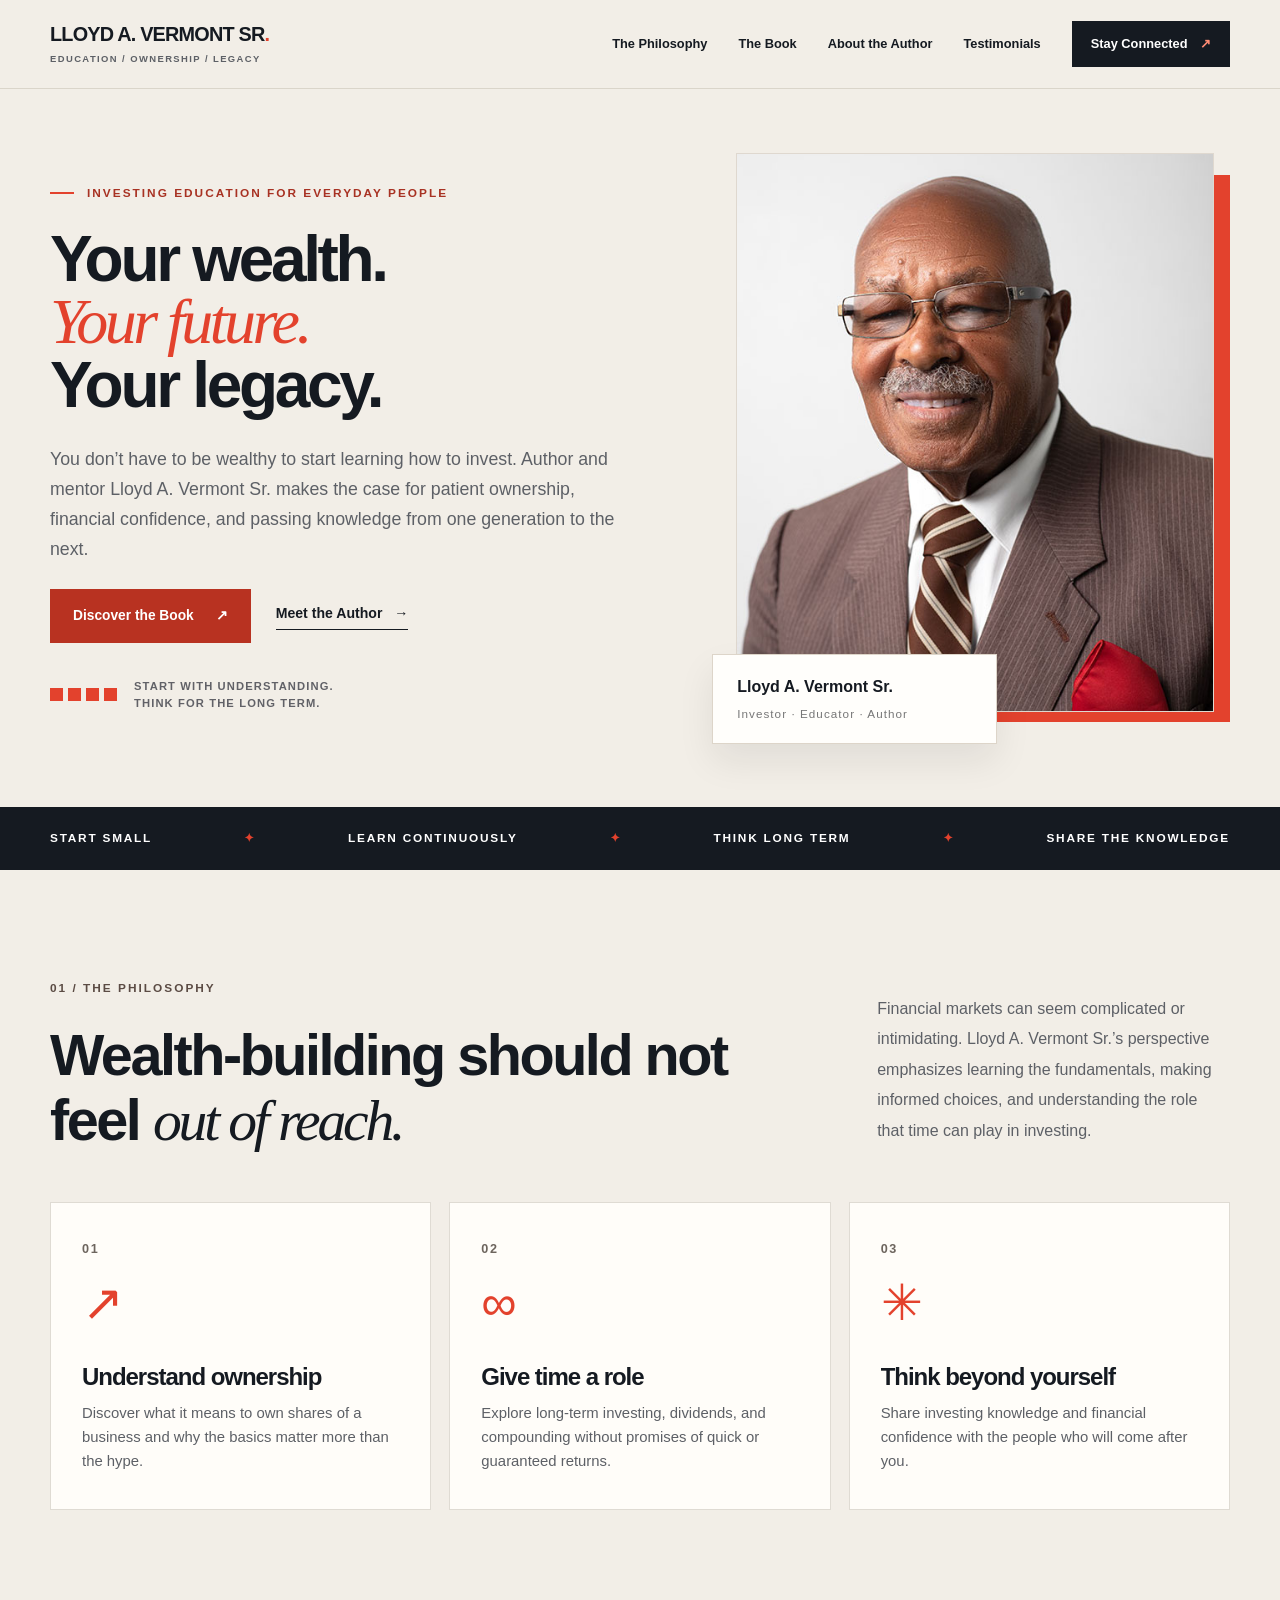
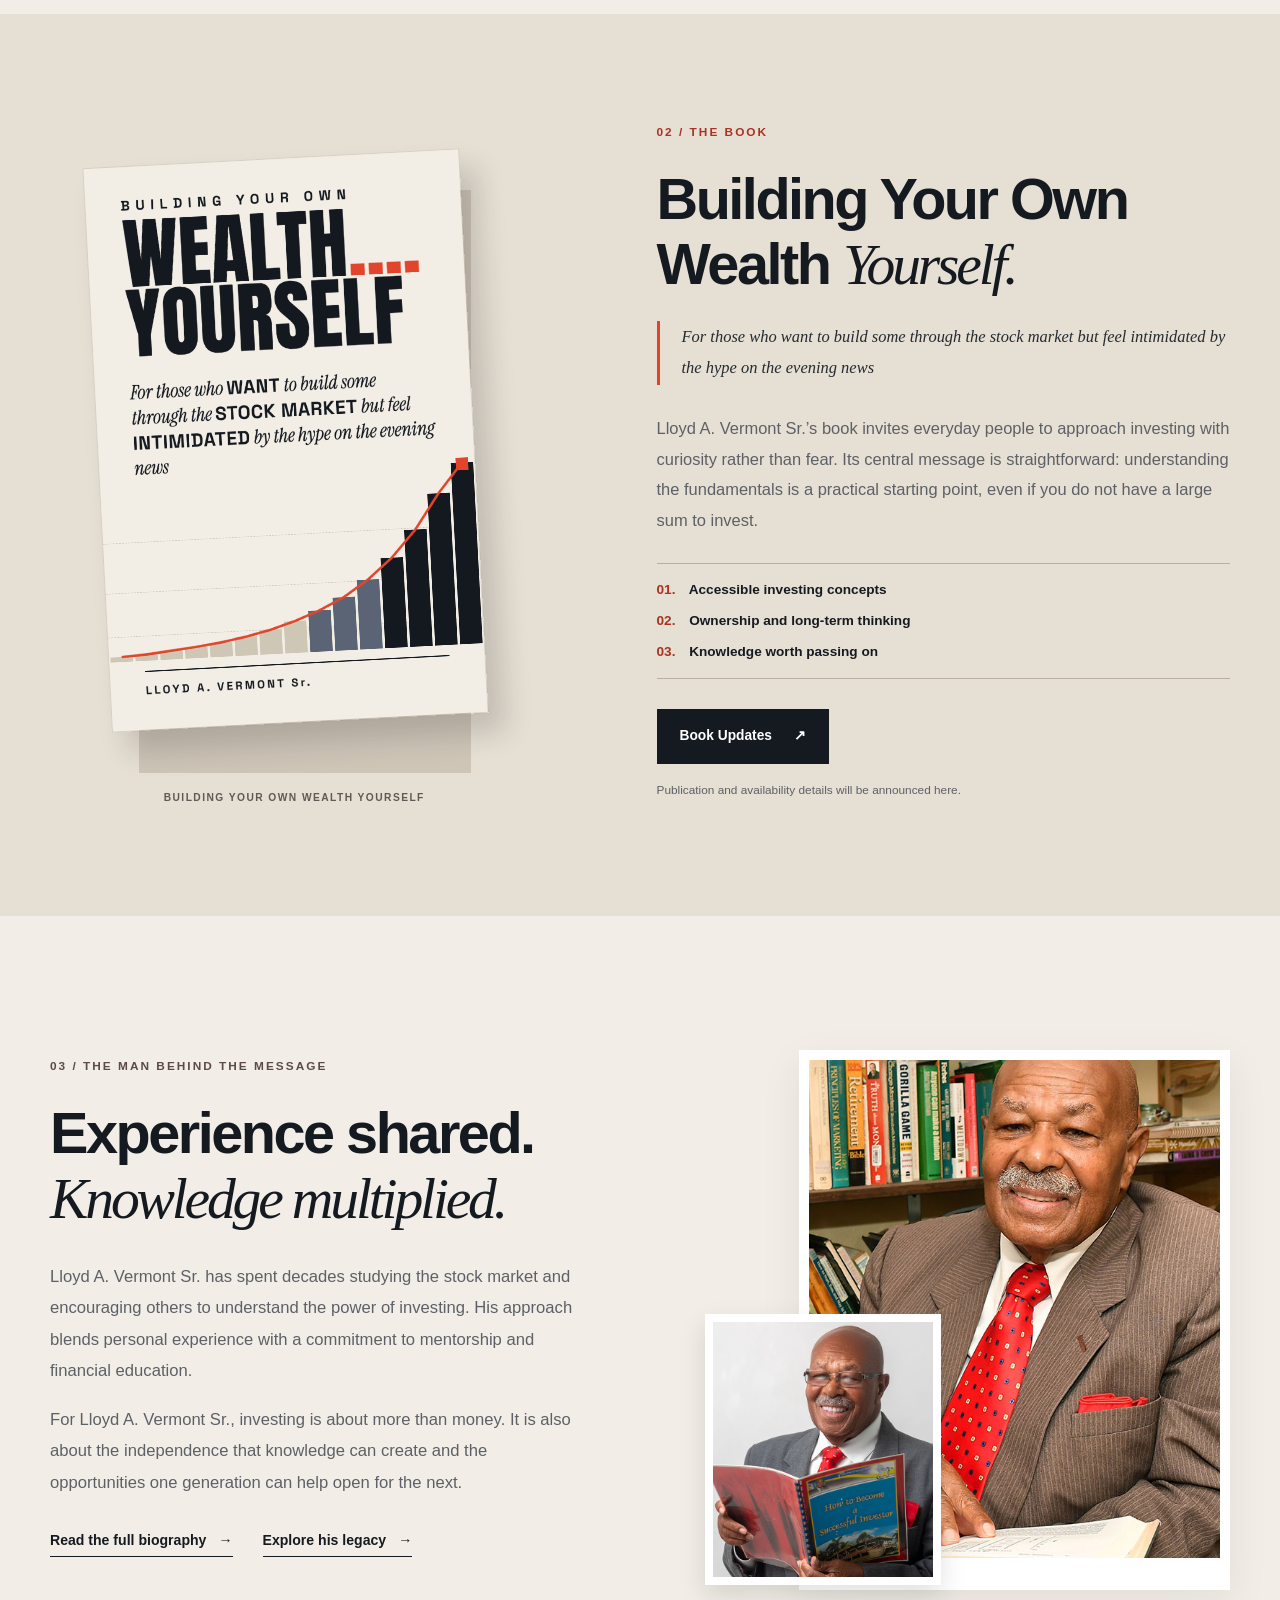
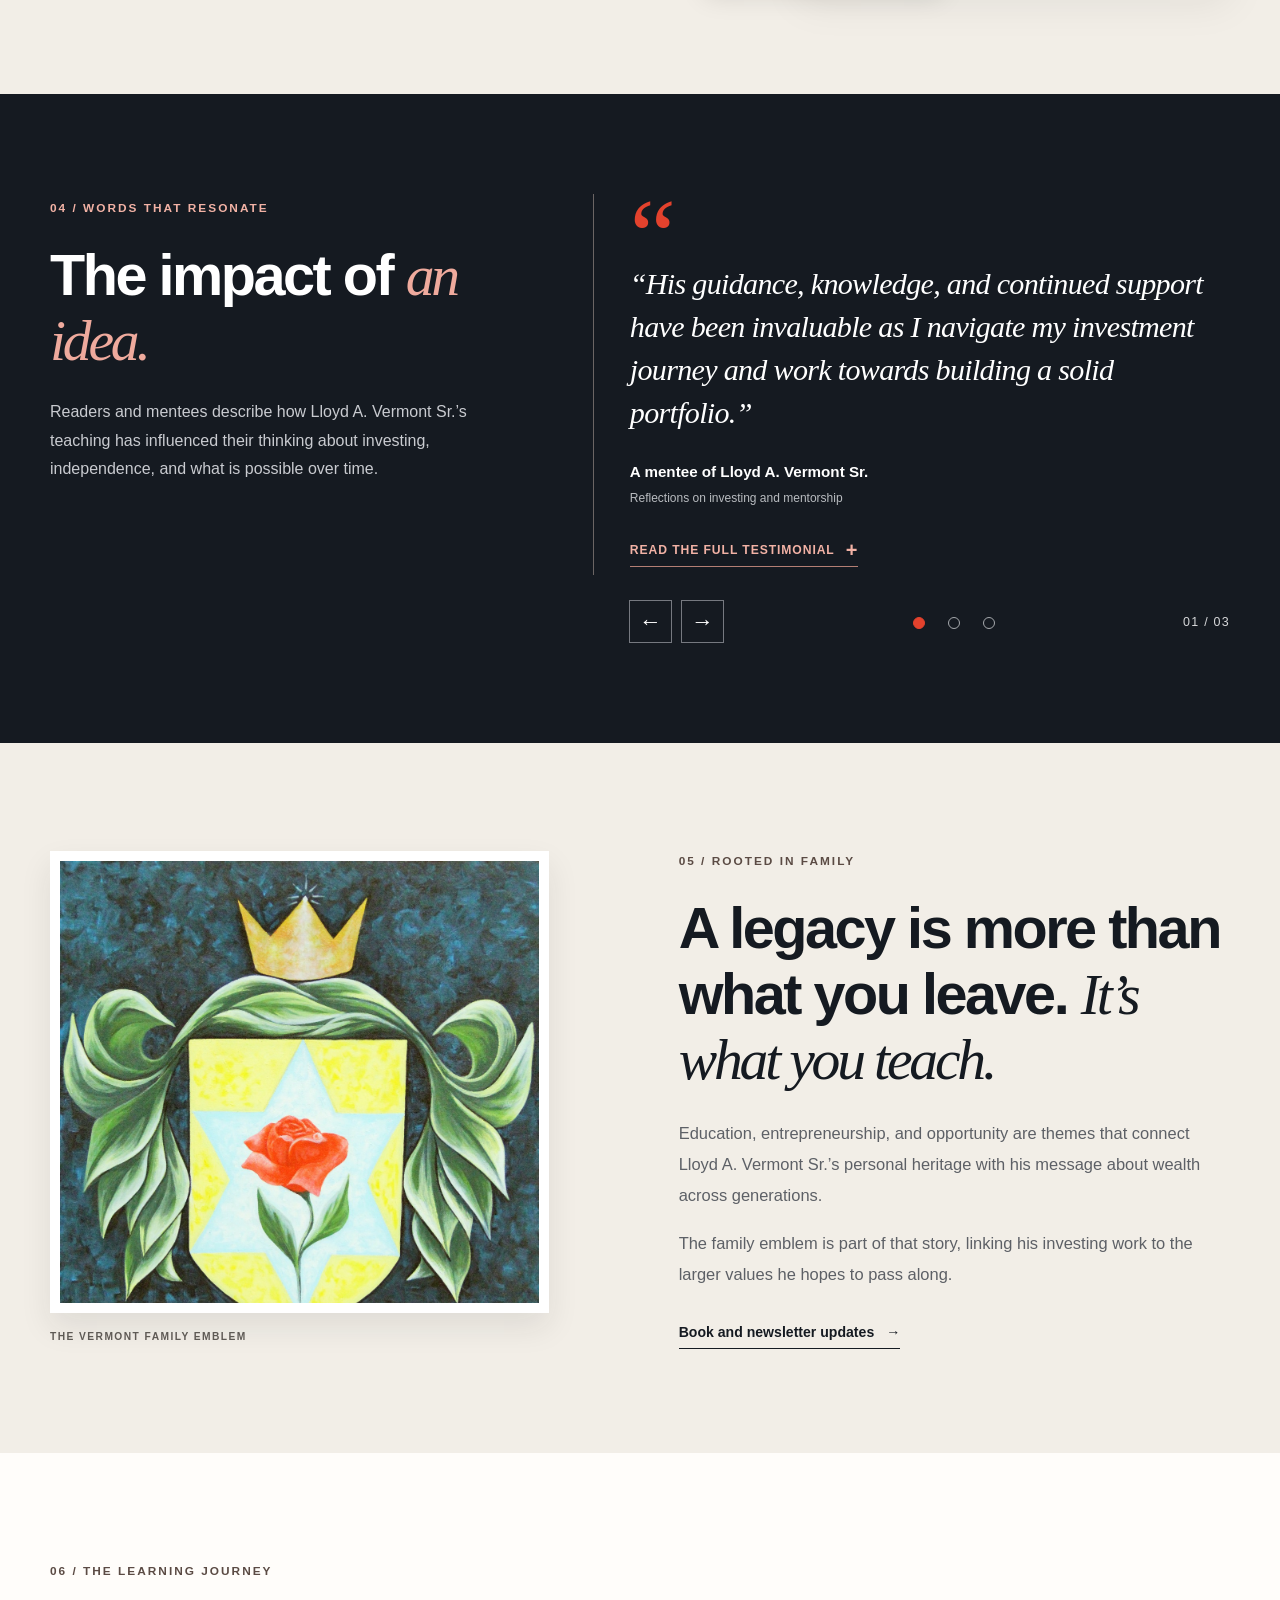
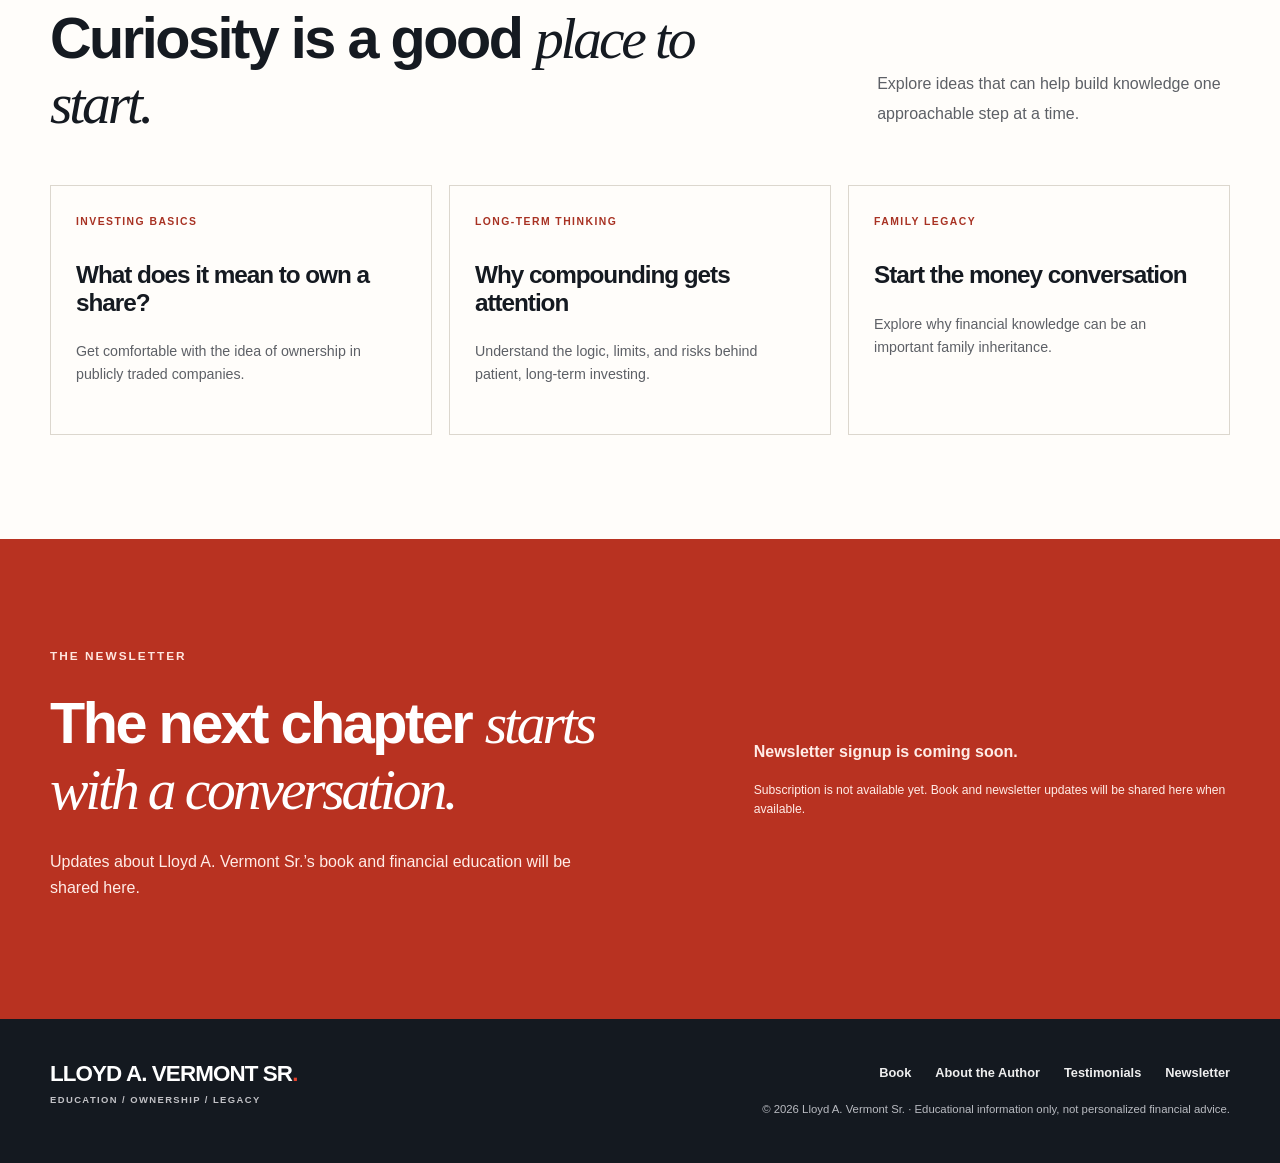
<file: index.html>
<!doctype html>
<html lang="en">
<head>
  <meta charset="utf-8">
  <meta name="viewport" content="width=device-width, initial-scale=1">
  <meta name="description" content="Explore investing education, long-term ownership and family legacy with author Lloyd A. Vermont Sr.">
  <meta name="theme-color" content="#f2eee7">
  <title>Building Your Own Wealth Yourself | Lloyd A. Vermont Sr.</title>
  <link rel="canonical" href="https://buildingyourownwealth.com/">
  <link rel="icon" href="favicon.svg" type="image/svg+xml">
  <meta property="og:type" content="website">
  <meta property="og:site_name" content="Building Your Own Wealth Yourself">
  <meta property="og:title" content="Building Your Own Wealth Yourself | Lloyd A. Vermont Sr.">
  <meta property="og:description" content="Explore investing education, long-term ownership and family legacy with author Lloyd A. Vermont Sr.">
  <meta property="og:url" content="https://buildingyourownwealth.com/">
  <meta property="og:image" content="https://buildingyourownwealth.com/assets/building-your-own-wealth-yourself-cover.png">
  <meta name="twitter:card" content="summary_large_image">
  <script type="application/ld+json">{"@context":"https://schema.org","@graph":[{"@type":"WebSite","@id":"https://buildingyourownwealth.com/#website","url":"https://buildingyourownwealth.com/","name":"Building Your Own Wealth Yourself"},{"@type":"Person","@id":"https://buildingyourownwealth.com/#author","name":"Lloyd A. Vermont Sr.","url":"https://buildingyourownwealth.com/about"},{"@type":"Book","@id":"https://buildingyourownwealth.com/#book","name":"Building Your Own Wealth Yourself","author":{"@id":"https://buildingyourownwealth.com/#author"},"image":"https://buildingyourownwealth.com/assets/building-your-own-wealth-yourself-cover.png"}]}</script>
  <link rel="stylesheet" href="styles.css">
  <script defer src="script.js"></script>
</head>
<body>
<a class="skip-link" href="#main">Skip to content</a>
<header class="site-header" id="top">
  <div class="container header-inner">
    <a class="brand" href="#top" aria-label="Lloyd A. Vermont Sr., home"><span>LLOYD A. VERMONT SR<span class="brand-dot">.</span></span><small>Education <span aria-hidden="true">/</span> Ownership <span aria-hidden="true">/</span> Legacy</small></a>
    <button class="mobile-menu" type="button" id="menu-toggle" aria-label="Open main navigation" aria-expanded="false" aria-controls="primary-navigation"><span></span><span></span><span></span></button>
    <nav class="navigation" id="primary-navigation" aria-label="Primary navigation"><a href="#philosophy">The Philosophy</a><a href="#book">The Book</a><a href="about.html">About the Author</a><a href="#reflection">Testimonials</a><a class="nav-cta" href="#newsletter">Stay Connected <span aria-hidden="true">↗</span></a></nav>
  </div>
</header>
<main id="main">
  <section class="hero" aria-labelledby="hero-title">
    <div class="container hero-grid">
      <div class="hero-copy">
        <div class="eyebrow"><span class="line-mark"></span> INVESTING EDUCATION FOR EVERYDAY PEOPLE</div>
        <h1 id="hero-title"><span class="hero-title-line">Your wealth.</span><span class="hero-title-line hero-title-accent"><em>Your future.</em></span><span class="hero-title-line">Your legacy.</span></h1>
        <p class="hero-lead">You don’t have to be wealthy to start learning how to invest. Author and mentor Lloyd A. Vermont Sr. makes the case for patient ownership, financial confidence, and passing knowledge from one generation to the next.</p>
        <div class="hero-actions"><a class="button primary" href="#book">Discover the Book <span aria-hidden="true">↗</span></a><a class="text-link" href="about.html">Meet the Author <span aria-hidden="true">→</span></a></div>
        <div class="hero-aside"><span class="four-blocks" aria-hidden="true"><i></i><i></i><i></i><i></i></span><span>Start with understanding.<br>Think for the long term.</span></div>
      </div>
      <div class="hero-media">
        <div class="hero-image-frame"><img src="assets/lloyd-vermont-bio-1.jpg" width="570" height="880" alt="Lloyd A. Vermont Sr. smiling in an orange shirt" fetchpriority="high"></div>
        <div class="hero-caption"><strong>Lloyd A. Vermont Sr.</strong><span>Investor · Educator · Author</span></div>
      </div>
    </div>
  </section>
  <div class="ticker" aria-label="Investing principles"><div class="container ticker-inner"><span>START SMALL</span><span aria-hidden="true">✦</span><span>LEARN CONTINUOUSLY</span><span aria-hidden="true">✦</span><span>THINK LONG TERM</span><span aria-hidden="true">✦</span><span>SHARE THE KNOWLEDGE</span></div></div>
  <section class="section philosophy-section" id="philosophy" aria-labelledby="philosophy-title">
    <div class="container">
      <div class="section-intro"><div><span class="eyebrow dark">01 / THE PHILOSOPHY</span><h2 id="philosophy-title">Wealth-building should not feel <em>out of reach.</em></h2></div><p>Financial markets can seem complicated or intimidating. Lloyd A. Vermont Sr.’s perspective emphasizes learning the fundamentals, making informed choices, and understanding the role that time can play in investing.</p></div>
      <div class="principles"><article><span class="principle-number">01</span><div class="principle-icon" aria-hidden="true">↗</div><h3>Understand ownership</h3><p>Discover what it means to own shares of a business and why the basics matter more than the hype.</p></article><article><span class="principle-number">02</span><div class="principle-icon" aria-hidden="true">∞</div><h3>Give time a role</h3><p>Explore long-term investing, dividends, and compounding without promises of quick or guaranteed returns.</p></article><article><span class="principle-number">03</span><div class="principle-icon" aria-hidden="true">✳</div><h3>Think beyond yourself</h3><p>Share investing knowledge and financial confidence with the people who will come after you.</p></article></div>
    </div>
  </section>
  <section class="section book-section" id="book" aria-labelledby="book-title">
    <div class="container book-grid">
      <div class="book-visual"><div class="book-stage"><img class="book-cover" src="assets/building-your-own-wealth-yourself-cover.png" width="1200" height="1800" alt="Cover of Building Your Own Wealth Yourself by Lloyd A. Vermont Sr., featuring black typography and a rising red investment chart" loading="lazy"></div><span class="art-caption">BUILDING YOUR OWN WEALTH YOURSELF</span></div>
      <div class="book-copy"><span class="eyebrow">02 / THE BOOK</span><h2 id="book-title">Building Your Own Wealth <em>Yourself.</em></h2><p class="book-subtitle">For those who want to build some through the stock market but feel intimidated by the hype on the evening news</p><p>Lloyd A. Vermont Sr.’s book invites everyday people to approach investing with curiosity rather than fear. Its central message is straightforward: understanding the fundamentals is a practical starting point, even if you do not have a large sum to invest.</p><div class="book-points"><span><b>01.</b> Accessible investing concepts</span><span><b>02.</b> Ownership and long-term thinking</span><span><b>03.</b> Knowledge worth passing on</span></div><a class="button dark" href="#newsletter">Book Updates <span aria-hidden="true">↗</span></a><p class="small-note">Publication and availability details will be announced here.</p></div>
    </div>
  </section>
  <section class="section about-section" id="lloyd" aria-labelledby="about-title">
    <div class="container about-grid"><div class="about-copy"><span class="eyebrow dark">03 / THE MAN BEHIND THE MESSAGE</span><h2 id="about-title">Experience shared.<br><em>Knowledge multiplied.</em></h2><p>Lloyd A. Vermont Sr. has spent decades studying the stock market and encouraging others to understand the power of investing. His approach blends personal experience with a commitment to mentorship and financial education.</p><p>For Lloyd A. Vermont Sr., investing is about more than money. It is also about the independence that knowledge can create and the opportunities one generation can help open for the next.</p><div class="about-actions"><a class="text-link strong" href="about.html">Read the full biography <span aria-hidden="true">→</span></a><a class="text-link strong" href="#legacy">Explore his legacy <span aria-hidden="true">→</span></a></div></div><div class="about-photos"><img class="about-main-image" src="assets/lloyd-vermont.jpg" width="570" height="870" alt="Lloyd A. Vermont Sr. seated in a library with an open book" loading="lazy"><div class="inset-photo"><img src="assets/lloyd-vermont-bio-2.jpg" width="586" height="854" alt="Lloyd A. Vermont Sr. holding an investing publication" loading="lazy"></div></div></div>
  </section>
  <section class="reflection-section" id="reflection" aria-labelledby="reflection-title">
    <div class="container reflection-grid">
      <div class="reflection-intro">
        <span class="eyebrow">04 / WORDS THAT RESONATE</span>
        <h2 id="reflection-title">The impact of <em>an idea.</em></h2>
        <p>Readers and mentees describe how Lloyd A. Vermont Sr.’s teaching has influenced their thinking about investing, independence, and what is possible over time.</p>
      </div>
      <div class="testimonial-carousel" aria-label="Testimonials from readers and mentees">
        <div class="testimonial-slides" id="testimonial-slides">
          <figure class="testimonial" data-testimonial-index="0">
            <div class="quote-mark" aria-hidden="true">“</div>
            <blockquote class="testimonial-excerpt">“His guidance, knowledge, and continued support have been invaluable as I navigate my investment journey and work towards building a solid portfolio.”</blockquote>
            <div class="full-testimonial" id="testimonial-full-1" hidden><p>“Mr. Vermont, the man I'm proud to call my godfather, is the person who introduced me to the world of investing and helped me recognise the importance of building a strong financial future. His guidance, knowledge, and continued support have been invaluable as I navigate my investment journey and work towards building a solid portfolio. I am truly grateful for his mentorship, patience, and commitment to helping me grow financially. I highly recommend him to anyone seeking sound investment guidance and a mentor who genuinely cares about their financial progress”.</p></div>
            <figcaption><strong>A mentee of Lloyd A. Vermont Sr.</strong><span>Reflections on investing and mentorship</span></figcaption>
            <button type="button" class="testimonial-expand" aria-expanded="false" aria-controls="testimonial-full-1">Read the full testimonial <span aria-hidden="true">+</span></button>
          </figure><figure class="testimonial" data-testimonial-index="1" hidden>
            <div class="quote-mark" aria-hidden="true">“</div>
            <blockquote class="testimonial-excerpt">“You taught me early that money should work for us, rather than us spending our entire lives working for money”</blockquote>
            <div class="full-testimonial" id="testimonial-full-2" hidden><p>“Your teachings and the principles you instilled in me from a very young age have had a lasting impact on how I view money, wealth and financial independence. You taught me early that money should work for us, rather than us spending our entire lives working for money, and that the stock market, when approached with patience, discipline and a long-term mindset, is something that ordinary people can use to build wealth. Our many discussions over the years have helped me appreciate the value of investing, the power of reinvesting dividends and, most importantly, the magic of compounding over time. These lessons have shaped my financial outlook and continue to guide the decisions I make today. I am grateful that you introduced me to these principles so early in life, as they have given me a foundation and a perspective on wealth creation that I hope to continue building on for years to come.”</p></div>
            <figcaption><strong>Dr. Gabrielle Campbell</strong><span>General Practitioner</span></figcaption>
            <button type="button" class="testimonial-expand" aria-expanded="false" aria-controls="testimonial-full-2">Read the full testimonial <span aria-hidden="true">+</span></button>
          </figure><figure class="testimonial" data-testimonial-index="2" hidden>
            <div class="quote-mark" aria-hidden="true">“</div>
            <blockquote class="testimonial-excerpt">“I can truly say that the man who read your essays yesterday became a different man after he had read them”</blockquote>
            <div class="full-testimonial" id="testimonial-full-3" hidden><p>“I spent a happy hour reading your two missives</p><p>Then I spent 2 hours reading them aloud again</p><p>And then I taped them to listen to for the rest of my life</p><p>I want to have those two essays to listen to some times before I fall asleep at night and sometimes to listen to first thing in the morning</p><p>Unfortunately those essays are not for everyone. As you said, most people are asleep and don’t want to wake up to the reality of life and the opportunities which are all around us everyday.</p><p>Most of us just want to be safe and to follow the herd and to be comfortable</p><p>It takes a lot of guts to go against the herd and a lot of guts to believe in yourself and to do the things which you believe in, but this is the price one has to pay if he intends to become rich</p><p>Since I refuse to take a vow of poverty</p><p>I will have to walk alone</p><p>But it is so nice to meet a fellow traveler on the path</p><p>I can truly say that the man who read your essays yesterday became a different man after he had read them”</p></div>
            <figcaption><strong>Dr. Neil Parsadsingh</strong><span>Dermatologist · Commentary supplied by Lloyd A. Vermont Sr.</span></figcaption>
            <button type="button" class="testimonial-expand" aria-expanded="false" aria-controls="testimonial-full-3">Read the full commentary <span aria-hidden="true">+</span></button>
          </figure>
        </div>
        <div class="testimonial-controls">
          <div class="testimonial-arrows">
            <button type="button" class="carousel-arrow" id="testimonial-previous" aria-label="Previous testimonial"><span aria-hidden="true">←</span></button>
            <button type="button" class="carousel-arrow" id="testimonial-next" aria-label="Next testimonial"><span aria-hidden="true">→</span></button>
          </div>
          <div class="testimonial-pagination" role="group" aria-label="Choose a testimonial"><button type="button" class="carousel-dot is-current" data-slide="0" aria-label="Show testimonial 1 of 3" aria-current="true"></button><button type="button" class="carousel-dot" data-slide="1" aria-label="Show testimonial 2 of 3" aria-current="false"></button><button type="button" class="carousel-dot" data-slide="2" aria-label="Show testimonial 3 of 3" aria-current="false"></button></div>
          <span class="testimonial-count" id="testimonial-count" aria-live="polite" aria-atomic="true">01 / 03</span>
        </div>
      </div>
    </div>
  </section>
  <section class="section legacy-section" id="legacy" aria-labelledby="legacy-title"><div class="container legacy-grid"><div class="legacy-art"><div class="emblem-window"><img src="assets/family-emblem-original.jpg" width="1200" height="1600" alt="The Vermont family crest with a gold crown, red rose, pale blue star, and green decorative leaves" loading="lazy"></div><span class="art-caption">THE VERMONT FAMILY EMBLEM</span></div><div class="legacy-copy"><span class="eyebrow dark">05 / ROOTED IN FAMILY</span><h2 id="legacy-title">A legacy is more than what you leave. <em>It’s what you teach.</em></h2><p>Education, entrepreneurship, and opportunity are themes that connect Lloyd A. Vermont Sr.’s personal heritage with his message about wealth across generations.</p><p>The family emblem is part of that story, linking his investing work to the larger values he hopes to pass along.</p><a class="text-link strong" href="#newsletter">Book and newsletter updates <span aria-hidden="true">→</span></a></div></div></section>
  <section class="section insights-section" id="insights" aria-labelledby="insights-title"><div class="container"><div class="section-intro"><div><span class="eyebrow dark">06 / THE LEARNING JOURNEY</span><h2 id="insights-title">Curiosity is a good <em>place to start.</em></h2></div><p>Explore ideas that can help build knowledge one approachable step at a time.</p></div><div class="insight-grid"><article><span>INVESTING BASICS</span><h3>What does it mean to own a share?</h3><p>Get comfortable with the idea of ownership in publicly traded companies.</p></article><article><span>LONG-TERM THINKING</span><h3>Why compounding gets attention</h3><p>Understand the logic, limits, and risks behind patient, long-term investing.</p></article><article><span>FAMILY LEGACY</span><h3>Start the money conversation</h3><p>Explore why financial knowledge can be an important family inheritance.</p></article></div></div></section>
  <section class="newsletter-section" id="newsletter" aria-labelledby="newsletter-title"><div class="container newsletter-grid"><div><span class="eyebrow">THE NEWSLETTER</span><h2 id="newsletter-title">The next chapter <em>starts with a conversation.</em></h2><p>Updates about Lloyd A. Vermont Sr.’s book and financial education will be shared here.</p></div><div class="signup"><p><strong>Newsletter signup is coming soon.</strong></p><p class="signup-note">Subscription is not available yet. Book and newsletter updates will be shared here when available.</p></div></div></section>
</main>
<footer class="site-footer"><div class="container footer-grid"><div class="footer-brand">LLOYD A. VERMONT SR<span>.</span><small>Education / Ownership / Legacy</small></div><div class="footer-right"><nav aria-label="Footer navigation"><a href="#book">Book</a><a href="about.html">About the Author</a><a href="#reflection">Testimonials</a><a href="#newsletter">Newsletter</a></nav><p>© 2026 Lloyd A. Vermont Sr. · Educational information only, not personalized financial advice.</p></div></div></footer>
</body>
</html>
</file>
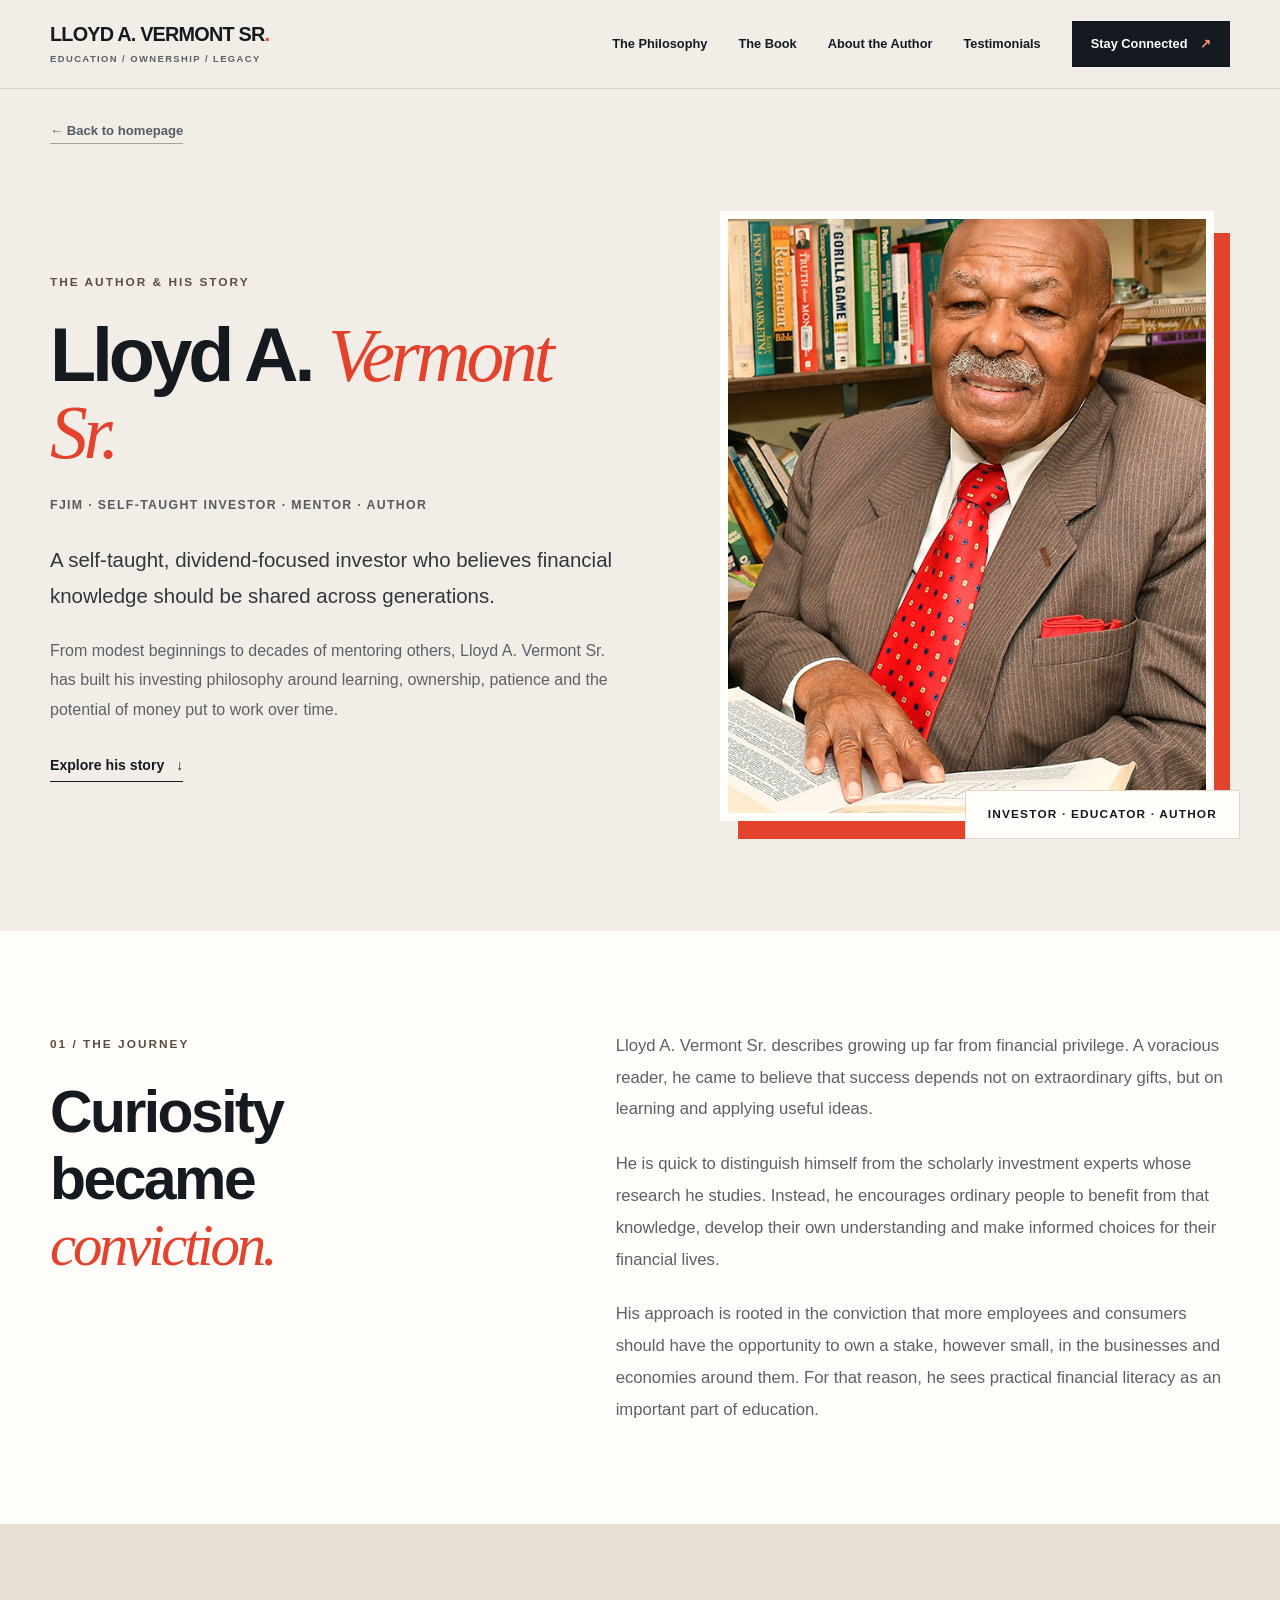
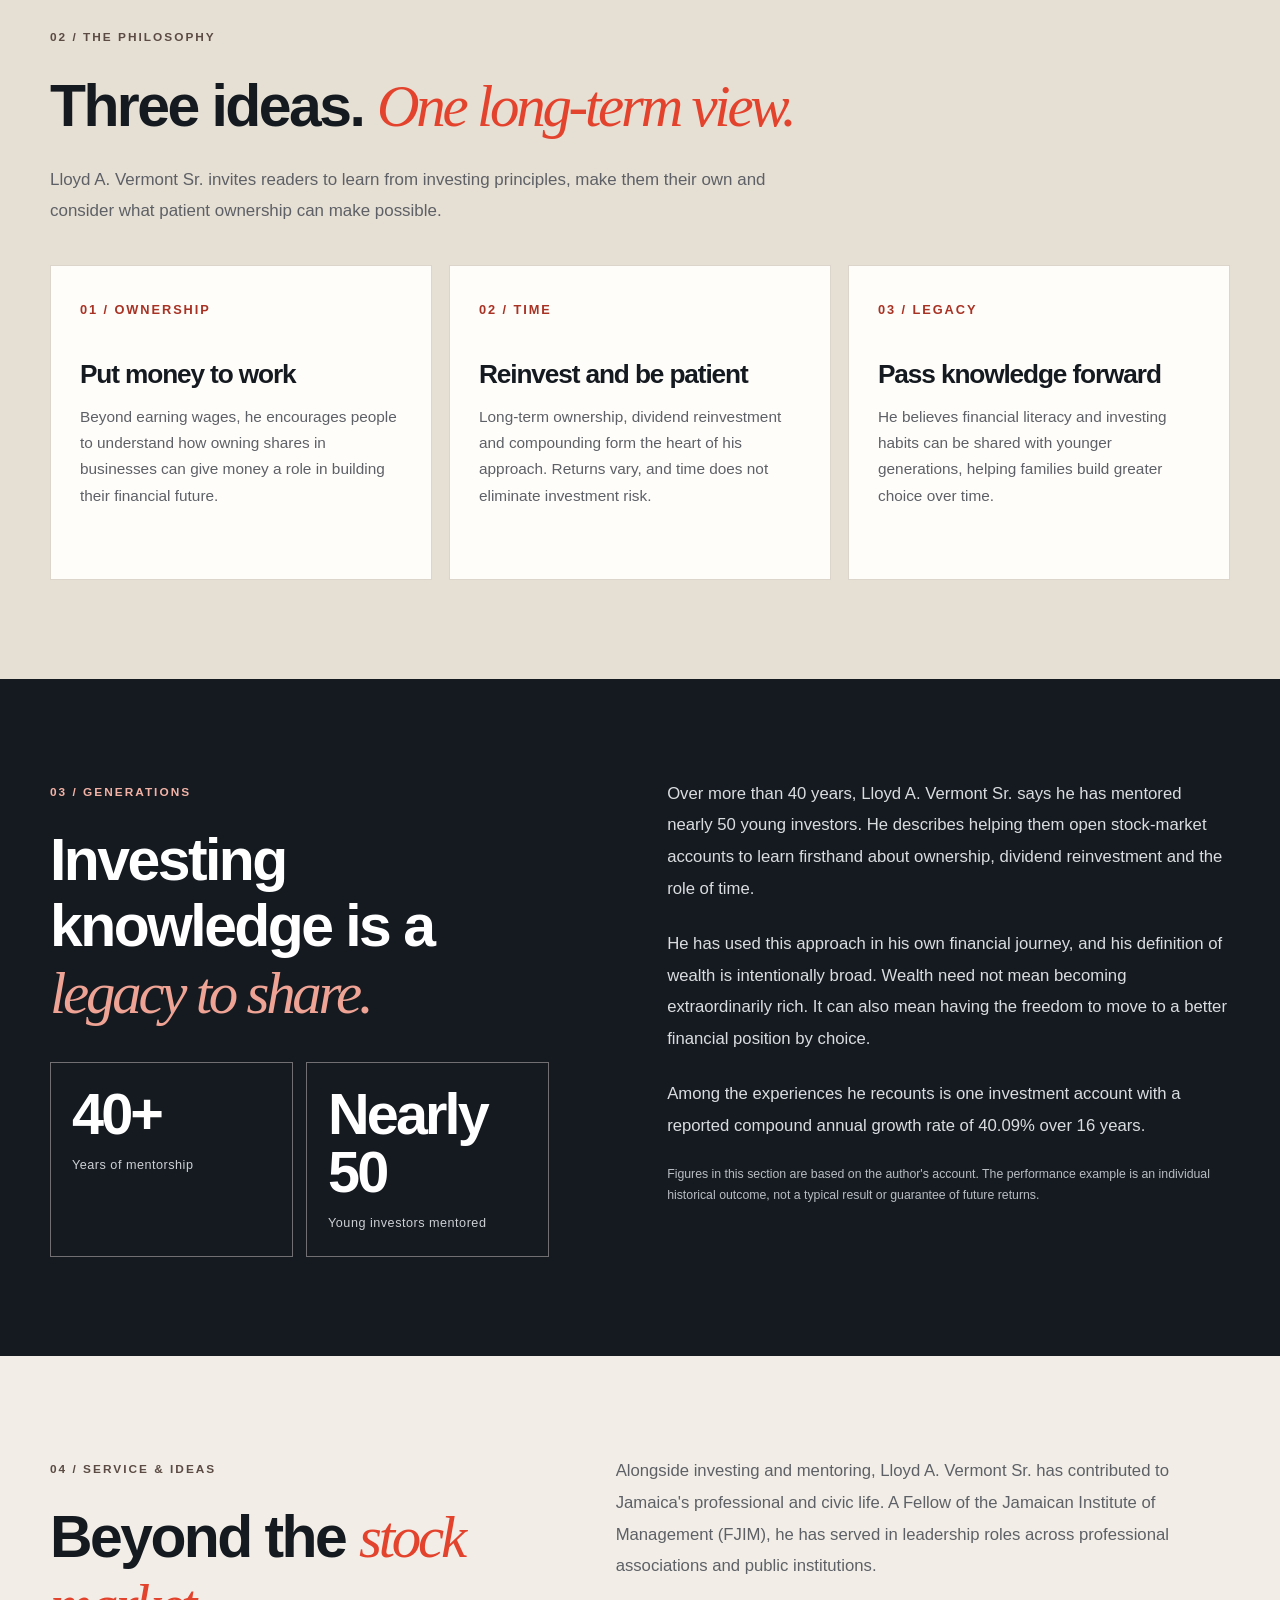
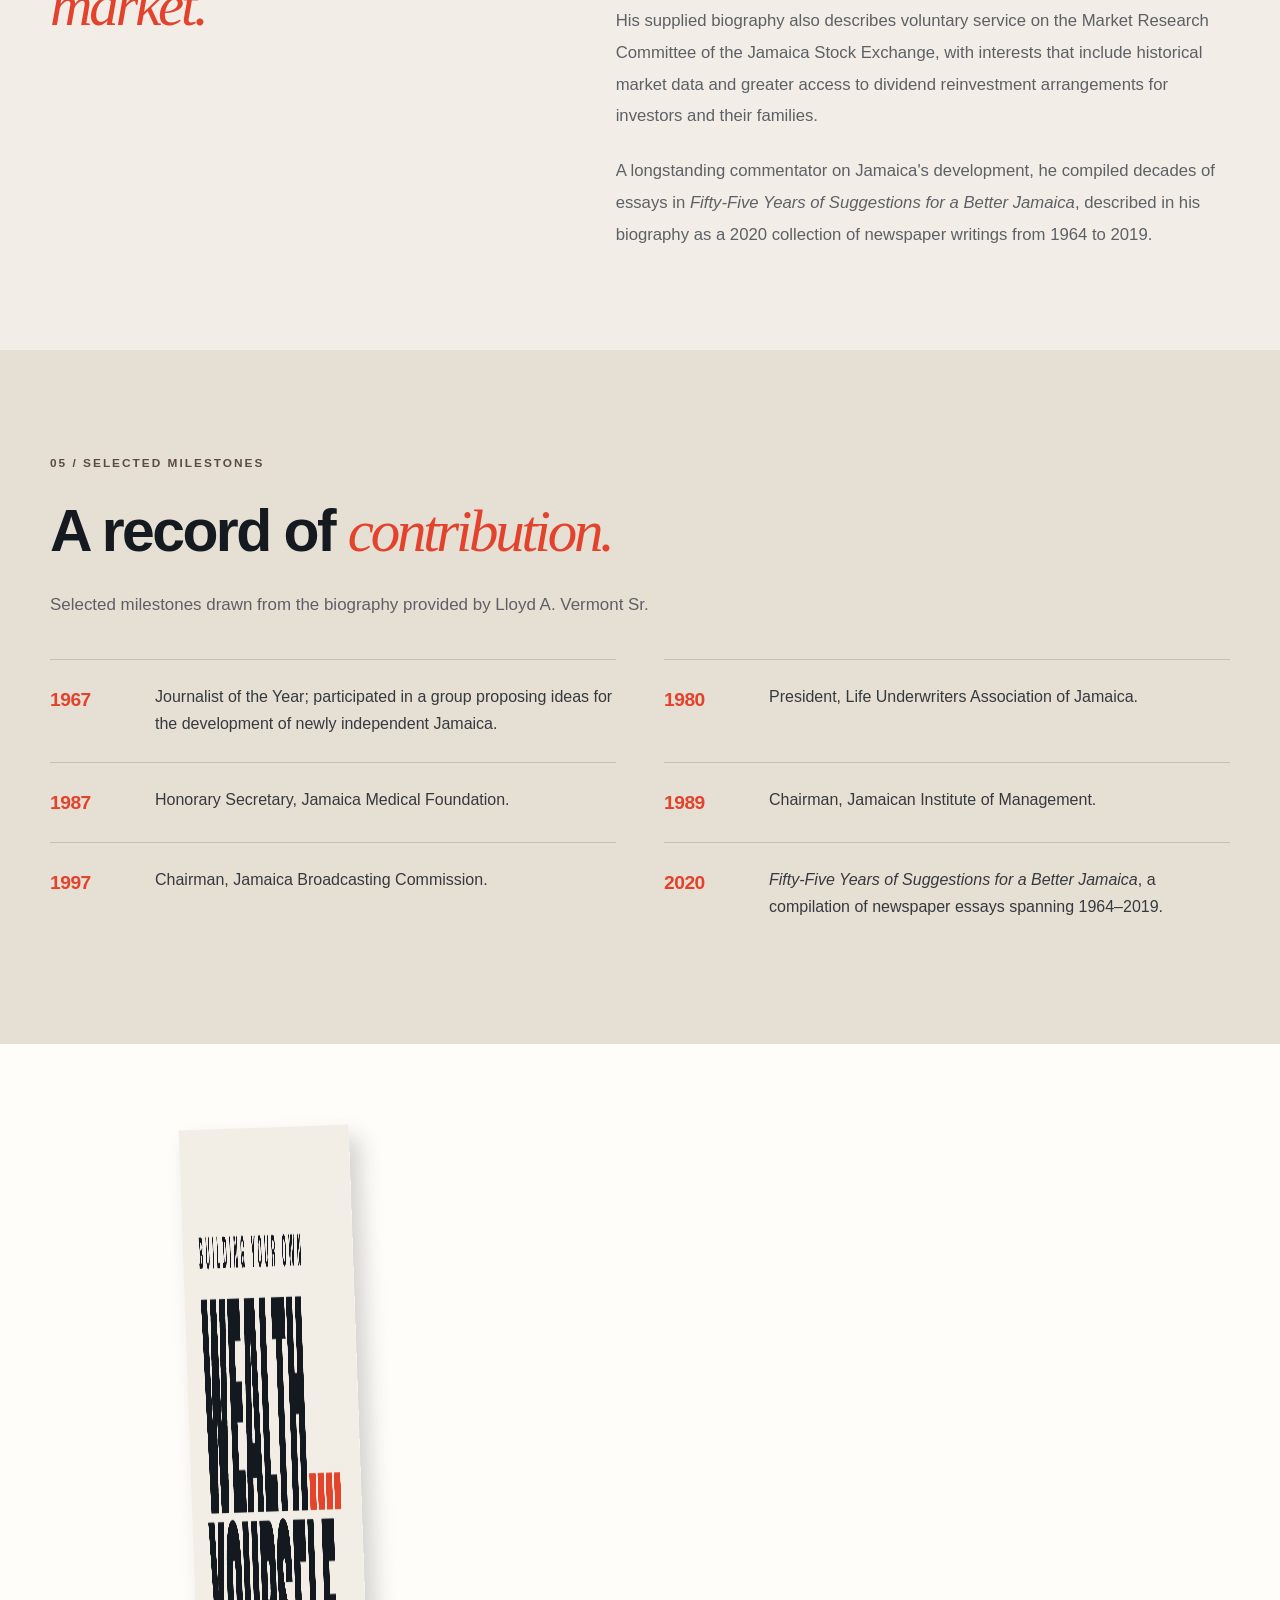
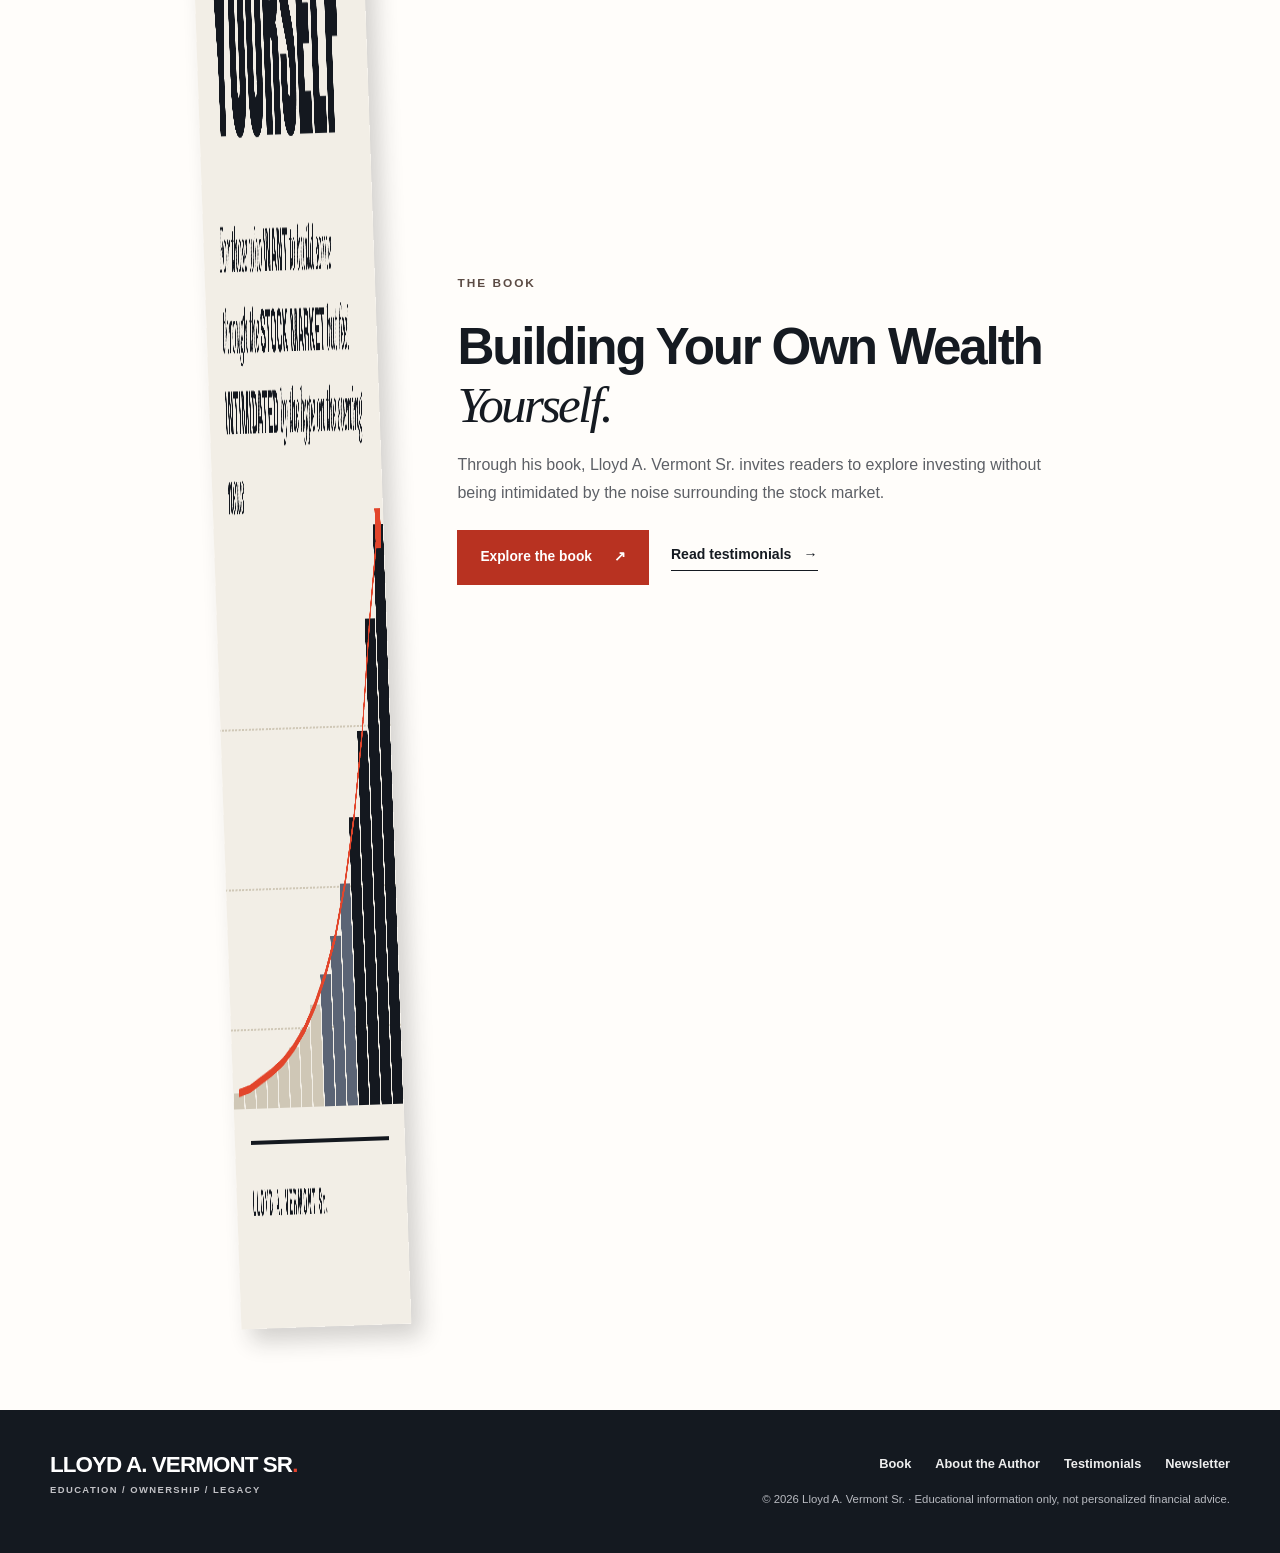
<file: about.html>
<!doctype html>
<html lang="en">
<head>
  <meta charset="utf-8">
  <meta name="viewport" content="width=device-width, initial-scale=1">
  <meta name="description" content="Learn about Lloyd A. Vermont Sr., his investing philosophy, mentorship and commitment to financial education.">
  <meta name="theme-color" content="#f2eee7">
  <title>About Lloyd A. Vermont Sr. | Building Your Own Wealth Yourself</title>
  <link rel="canonical" href="https://buildingyourownwealth.com/about">
  <link rel="icon" href="favicon.svg" type="image/svg+xml">
  <meta property="og:type" content="website">
  <meta property="og:site_name" content="Building Your Own Wealth Yourself">
  <meta property="og:title" content="About Lloyd A. Vermont Sr. | Building Your Own Wealth Yourself">
  <meta property="og:description" content="Learn about Lloyd A. Vermont Sr., his investing philosophy, mentorship and commitment to financial education.">
  <meta property="og:url" content="https://buildingyourownwealth.com/about">
  <meta property="og:image" content="https://buildingyourownwealth.com/assets/building-your-own-wealth-yourself-cover.png">
  <meta name="twitter:card" content="summary_large_image">
  <script type="application/ld+json">{"@context":"https://schema.org","@graph":[{"@type":"Person","@id":"https://buildingyourownwealth.com/#author","name":"Lloyd A. Vermont Sr.","url":"https://buildingyourownwealth.com/about"}]}</script>
  <link rel="stylesheet" href="styles.css">
  <script defer src="script.js"></script>
</head>
<body class="bio-page">
<a class="skip-link" href="#main">Skip to content</a>
<header class="site-header" id="top">
  <div class="container header-inner">
    <a class="brand" href="index.html#top" aria-label="Lloyd A. Vermont Sr., home"><span>LLOYD A. VERMONT SR<span class="brand-dot">.</span></span><small>Education <span aria-hidden="true">/</span> Ownership <span aria-hidden="true">/</span> Legacy</small></a>
    <button class="mobile-menu" type="button" id="menu-toggle" aria-label="Open main navigation" aria-expanded="false" aria-controls="primary-navigation"><span></span><span></span><span></span></button>
    <nav class="navigation" id="primary-navigation" aria-label="Primary navigation">
      <a href="index.html#philosophy">The Philosophy</a><a href="index.html#book">The Book</a><a href="about.html" aria-current="page">About the Author</a><a href="index.html#reflection">Testimonials</a><a class="nav-cta" href="index.html#newsletter">Stay Connected <span aria-hidden="true">↗</span></a>
    </nav>
  </div>
</header>
<main id="main">
  <div class="container bio-back-row"><a class="bio-back-link" href="index.html">← Back to homepage</a></div>
  <section class="bio-hero" aria-labelledby="bio-title">
    <div class="container bio-hero-grid">
      <div class="bio-hero-copy">
        <span class="eyebrow dark">THE AUTHOR &amp; HIS STORY</span>
        <h1 id="bio-title">Lloyd A. <em>Vermont Sr.</em></h1>
        <p class="bio-role">FJIM · Self-taught investor · Mentor · Author</p>
        <p class="bio-lead">A self-taught, dividend-focused investor who believes financial knowledge should be shared across generations.</p>
        <p class="bio-intro">From modest beginnings to decades of mentoring others, Lloyd A. Vermont Sr. has built his investing philosophy around learning, ownership, patience and the potential of money put to work over time.</p>
        <a class="text-link strong" href="#the-journey">Explore his story <span aria-hidden="true">↓</span></a>
      </div>
      <figure class="bio-portrait"><img src="assets/lloyd-vermont.jpg" width="570" height="870" alt="Lloyd A. Vermont Sr. seated in a library holding an open book" fetchpriority="high"><figcaption>Investor · Educator · Author</figcaption></figure>
    </div>
  </section>
  <section class="bio-section white" id="the-journey" aria-labelledby="journey-heading">
    <div class="container bio-two-col">
      <div><span class="eyebrow dark">01 / THE JOURNEY</span><h2 id="journey-heading">Curiosity became <em>conviction.</em></h2></div>
      <div class="bio-prose">
        <p>Lloyd A. Vermont Sr. describes growing up far from financial privilege. A voracious reader, he came to believe that success depends not on extraordinary gifts, but on learning and applying useful ideas.</p>
        <p>He is quick to distinguish himself from the scholarly investment experts whose research he studies. Instead, he encourages ordinary people to benefit from that knowledge, develop their own understanding and make informed choices for their financial lives.</p>
        <p>His approach is rooted in the conviction that more employees and consumers should have the opportunity to own a stake, however small, in the businesses and economies around them. For that reason, he sees practical financial literacy as an important part of education.</p>
      </div>
    </div>
  </section>
  <section class="bio-section sand" id="principles" aria-labelledby="principles-heading">
    <div class="container">
      <span class="eyebrow dark">02 / THE PHILOSOPHY</span>
      <h2 id="principles-heading">Three ideas. <em>One long-term view.</em></h2>
      <p class="bio-introline">Lloyd A. Vermont Sr. invites readers to learn from investing principles, make them their own and consider what patient ownership can make possible.</p>
      <div class="bio-pillars">
        <article class="bio-pillar"><span class="pillar-n">01 / OWNERSHIP</span><h3>Put money to work</h3><p>Beyond earning wages, he encourages people to understand how owning shares in businesses can give money a role in building their financial future.</p></article>
        <article class="bio-pillar"><span class="pillar-n">02 / TIME</span><h3>Reinvest and be patient</h3><p>Long-term ownership, dividend reinvestment and compounding form the heart of his approach. Returns vary, and time does not eliminate investment risk.</p></article>
        <article class="bio-pillar"><span class="pillar-n">03 / LEGACY</span><h3>Pass knowledge forward</h3><p>He believes financial literacy and investing habits can be shared with younger generations, helping families build greater choice over time.</p></article>
      </div>
    </div>
  </section>
  <section class="bio-section dark" id="mentorship" aria-labelledby="mentorship-heading">
    <div class="container bio-mentoring-grid">
      <div><span class="eyebrow">03 / GENERATIONS</span><h2 id="mentorship-heading">Investing knowledge is a <em>legacy to share.</em></h2>
        <div class="bio-metrics"><div class="bio-metric"><strong>40+</strong><span>Years of mentorship</span></div><div class="bio-metric"><strong>Nearly 50</strong><span>Young investors mentored</span></div></div>
      </div>
      <div class="bio-prose">
        <p>Over more than 40 years, Lloyd A. Vermont Sr. says he has mentored nearly 50 young investors. He describes helping them open stock-market accounts to learn firsthand about ownership, dividend reinvestment and the role of time.</p>
        <p>He has used this approach in his own financial journey, and his definition of wealth is intentionally broad. Wealth need not mean becoming extraordinarily rich. It can also mean having the freedom to move to a better financial position by choice.</p>
        <p>Among the experiences he recounts is one investment account with a reported compound annual growth rate of 40.09% over 16 years.</p>
        <p class="bio-note">Figures in this section are based on the author's account. The performance example is an individual historical outcome, not a typical result or guarantee of future returns.</p>
      </div>
    </div>
  </section>
  <section class="bio-section paper" id="public-life" aria-labelledby="public-heading">
    <div class="container bio-two-col">
      <div><span class="eyebrow dark">04 / SERVICE &amp; IDEAS</span><h2 id="public-heading">Beyond the <em>stock market.</em></h2></div>
      <div class="bio-prose">
        <p>Alongside investing and mentoring, Lloyd A. Vermont Sr. has contributed to Jamaica's professional and civic life. A Fellow of the Jamaican Institute of Management (FJIM), he has served in leadership roles across professional associations and public institutions.</p>
        <p>His supplied biography also describes voluntary service on the Market Research Committee of the Jamaica Stock Exchange, with interests that include historical market data and greater access to dividend reinvestment arrangements for investors and their families.</p>
        <p>A longstanding commentator on Jamaica's development, he compiled decades of essays in <em>Fifty-Five Years of Suggestions for a Better Jamaica</em>, described in his biography as a 2020 collection of newspaper writings from 1964 to 2019.</p>
      </div>
    </div>
  </section>
  <section class="bio-section sand" id="milestones" aria-labelledby="milestones-heading">
    <div class="container"><span class="eyebrow dark">05 / SELECTED MILESTONES</span><h2 id="milestones-heading">A record of <em>contribution.</em></h2>
      <p class="bio-introline">Selected milestones drawn from the biography provided by Lloyd A. Vermont Sr.</p>
      <dl class="bio-milestones">
        <div class="bio-milestone"><dt>1967</dt><dd>Journalist of the Year; participated in a group proposing ideas for the development of newly independent Jamaica.</dd></div>
        <div class="bio-milestone"><dt>1980</dt><dd>President, Life Underwriters Association of Jamaica.</dd></div>
        <div class="bio-milestone"><dt>1987</dt><dd>Honorary Secretary, Jamaica Medical Foundation.</dd></div>
        <div class="bio-milestone"><dt>1989</dt><dd>Chairman, Jamaican Institute of Management.</dd></div>
        <div class="bio-milestone"><dt>1997</dt><dd>Chairman, Jamaica Broadcasting Commission.</dd></div>
        <div class="bio-milestone"><dt>2020</dt><dd><em>Fifty-Five Years of Suggestions for a Better Jamaica</em>, a compilation of newspaper essays spanning 1964–2019.</dd></div>
      </dl>
    </div>
  </section>
  <section class="bio-book-section" aria-labelledby="bio-book-heading">
    <div class="container bio-book-grid">
      <img src="assets/building-your-own-wealth-yourself-cover.png" width="1200" height="1800" alt="Cover of Building Your Own Wealth Yourself by Lloyd A. Vermont Sr." loading="lazy">
      <div><span class="eyebrow dark">THE BOOK</span><h2 id="bio-book-heading">Building Your Own Wealth <em>Yourself.</em></h2><p>Through his book, Lloyd A. Vermont Sr. invites readers to explore investing without being intimidated by the noise surrounding the stock market.</p>
        <div class="bio-book-actions"><a class="button primary" href="index.html#book">Explore the book <span aria-hidden="true">↗</span></a><a class="text-link" href="index.html#reflection">Read testimonials <span aria-hidden="true">→</span></a></div>
      </div>
    </div>
  </section>
</main>
<footer class="site-footer"><div class="container footer-grid"><div class="footer-brand">LLOYD A. VERMONT SR<span>.</span><small>Education / Ownership / Legacy</small></div><div class="footer-right"><nav aria-label="Footer navigation"><a href="index.html#book">Book</a><a href="about.html">About the Author</a><a href="index.html#reflection">Testimonials</a><a href="index.html#newsletter">Newsletter</a></nav><p>© 2026 Lloyd A. Vermont Sr. · Educational information only, not personalized financial advice.</p></div></div></footer>
</body>
</html>
</file>
<file: styles.css>
:root{--paper:#f2eee7;--white:#fffefb;--ink:#151a21;--deep:#20262e;--red:#e3422d;--muted:#5d6066;--light:#ded8cc;--sand:#e6dfd3;--font-serif:Georgia,'Times New Roman',serif}
*{box-sizing:border-box}html{scroll-behavior:smooth}body{margin:0;background:var(--paper);color:var(--ink);font-family:Arial,Helvetica,sans-serif;font-size:16px;line-height:1.62}img{display:block;max-width:100%}a{color:inherit}button,input{font:inherit}button{cursor:pointer}h1,h2,h3,p{margin-top:0}h1,h2,h3{line-height:1.13;letter-spacing:-.043em}h1{font-size:clamp(3.6rem,6.9vw,7.7rem);font-weight:800;line-height:1.03}h2{font-size:clamp(2.6rem,4.5vw,5.2rem);font-weight:750}h3{font-size:1.5rem}h1 em,h2 em{font-family:var(--font-serif);font-weight:400;letter-spacing:-.055em}p{color:var(--muted)}.container{width:min(1180px,calc(100% - 64px));margin-inline:auto}.skip-link{position:absolute;left:10px;top:-60px;background:white;color:black;padding:10px;z-index:1000}.skip-link:focus{top:10px}:focus-visible{outline:3px solid var(--red);outline-offset:3px}.site-header{position:relative;z-index:15;background:var(--paper);border-bottom:1px solid #dad5ca}.header-inner{display:flex;align-items:center;justify-content:space-between;min-height:88px;gap:28px}.brand,.footer-brand{text-decoration:none;font-weight:900;letter-spacing:-.04em;font-size:1.45rem;line-height:1}.brand-dot,.footer-brand span{color:var(--red)}.brand small,.footer-brand small{display:block;font-size:.59rem;font-weight:700;letter-spacing:.15em;text-transform:uppercase;margin-top:9px;color:var(--muted)}.navigation{display:flex;align-items:center;gap:31px}.navigation a{text-decoration:none;font-weight:700;font-size:.8rem;white-space:nowrap}.navigation a:not(.nav-cta):hover,.navigation a:not(.nav-cta):focus-visible{color:var(--red)}.navigation .nav-cta{background:var(--ink);color:#fff;padding:13px 19px}.navigation .nav-cta span{margin-left:9px;color:#ff8c74}.mobile-menu{display:none;background:transparent;border:0;padding:10px;min-width:42px;min-height:42px}.mobile-menu span{display:block;background:var(--ink);height:2px;width:24px;margin:5px 0}.hero{padding:84px 0 94px;overflow:hidden}.hero-grid{display:grid;grid-template-columns:1.1fr .9fr;align-items:center;gap:7%}.eyebrow{display:inline-flex;align-items:center;gap:13px;font-size:.74rem;letter-spacing:.17em;font-weight:800;color:var(--red);margin-bottom:25px}.eyebrow.dark{color:#5b4b44}.line-mark{display:inline-block;width:24px;height:2px;background:var(--red)}.hero h1{margin-bottom:33px}.hero h1 em{color:var(--red)}.hero h1 span{font-weight:900}.hero-lead{font-size:1.11rem;max-width:590px;line-height:1.85;margin-bottom:30px}.hero-actions{display:flex;gap:25px;flex-wrap:wrap;align-items:center}.button{display:inline-flex;gap:22px;align-items:center;justify-content:center;padding:15px 22px;border:1px solid var(--red);text-decoration:none;font-weight:800;font-size:.86rem;transition:transform .2s,background .2s}.button:hover{transform:translateY(-2px)}.button.primary{background:var(--red);color:white}.button.primary:hover{background:#c43321}.button.dark{background:var(--ink);border-color:var(--ink);color:white}.button.dark:hover{background:#30363d}.text-link{display:inline-flex;align-items:center;gap:12px;font-weight:750;font-size:.88rem;text-decoration:none;border-bottom:1px solid var(--ink);padding-bottom:4px}.text-link:hover{color:var(--red);border-color:var(--red)}.text-link.strong{margin-top:14px}.hero-aside{display:flex;align-items:center;gap:17px;margin-top:64px;color:#616167;font-size:.7rem;letter-spacing:.1em;line-height:1.5;font-weight:750;text-transform:uppercase}.four-blocks{display:flex;gap:5px}.four-blocks i{display:block;width:13px;height:13px;background:var(--red)}.hero-media{position:relative;padding:0 16px 23px 0}.hero-image-frame{background:#fff;border:1px solid #dfd8cf;overflow:hidden;aspect-ratio:586/685}.hero-image-frame img{height:100%;width:100%;object-fit:cover;object-position:center 25%}.hero-media:before{content:"";background:var(--red);width:100%;height:94%;position:absolute;top:22px;right:0;z-index:-1}.hero-caption{position:absolute;bottom:-9px;left:-24px;background:var(--white);border:1px solid #ddd5c9;padding:19px 24px;min-width:285px;box-shadow:0 17px 36px rgba(28,27,25,.08)}.hero-caption strong{display:block;font-size:1rem}.hero-caption span{display:block;color:#777;letter-spacing:.09em;font-size:.73rem;margin-top:5px}.ticker{background:var(--ink);color:white;padding:22px 0}.ticker-inner{display:flex;align-items:center;justify-content:space-between;gap:24px;font-size:.74rem;letter-spacing:.15em;font-weight:800}.ticker-inner span:nth-child(even){color:var(--red)}.section{padding:104px 0}.section-intro{display:grid;grid-template-columns:1.35fr .65fr;gap:8%;align-items:end;margin-bottom:49px}.section-intro h2{max-width:750px;margin-bottom:0}.section-intro p{max-width:350px;margin:0 0 7px;line-height:1.9}.principles{display:grid;grid-template-columns:repeat(3,1fr);gap:18px}.principles article{background:#fffdf9;border:1px solid #dfdbd3;padding:32px 31px 36px;min-height:298px}.principle-number{font-weight:900;font-size:.79rem;letter-spacing:.13em;color:#888077}.principle-icon{font-size:3.1rem;line-height:1;color:var(--red);margin:18px 0 34px}.principles h3{margin-bottom:11px}.principles p{font-size:.93rem;margin-bottom:0}.book-section{background:var(--sand);overflow:hidden}.book-grid{display:grid;grid-template-columns:.92fr 1.08fr;gap:10%;align-items:center}.book-visual{display:flex;align-items:center;flex-direction:column;gap:27px}.book-stage{padding:35px 33px 41px 15px;position:relative;isolation:isolate;width:min(425px,100%)}.book-stage:before{content:"";position:absolute;left:9%;top:8%;bottom:1%;width:78%;background:#cec5b7;z-index:-1;transform:translate(19px,16px)}.book-cover{display:block;width:100%;height:auto;box-shadow:16px 20px 28px rgba(35,36,39,.18);transform:rotate(-3deg);border:1px solid rgba(0,0,0,.07)}.art-caption{font-size:.64rem;letter-spacing:.14em;font-weight:800;color:#6c6863}.book-copy h2{margin-bottom:22px}.book-subtitle{font:italic 1.3rem/1.5 var(--font-serif);color:#35353a;margin-bottom:23px}.book-copy>p:not(.small-note){font-size:1.03rem;line-height:1.85}.book-points{border-top:1px solid #b9aea0;border-bottom:1px solid #b9aea0;margin:28px 0 30px;padding:15px 0;display:grid;gap:9px}.book-points span{font-size:.85rem;font-weight:750}.book-points b{color:var(--red);margin-right:10px}.small-note{font-size:.74rem;max-width:400px;margin-top:17px}.about-grid{display:grid;grid-template-columns:1fr 1fr;gap:11%;align-items:center}.about-copy h2{margin-bottom:29px}.about-copy p{font-size:1.04rem;line-height:1.9}.about-photos{position:relative;min-height:570px;display:flex;align-items:flex-end;justify-content:flex-end}.about-main-image{width:82%;height:540px;object-fit:cover;object-position:center 32%;border:10px solid #fff;border-bottom:32px solid #fff;box-shadow:0 13px 40px rgba(25,25,25,.07)}.inset-photo{position:absolute;bottom:5px;left:0;width:45%;background:#fff;padding:8px;box-shadow:0 11px 25px rgba(0,0,0,.12)}.inset-photo img{height:255px;width:100%;object-fit:cover;object-position:center 20%}.reflection-section{background:var(--ink);color:#fff;padding:100px 0}.reflection-grid{display:grid;grid-template-columns:.8fr 1.2fr;gap:10%}.reflection-section h2{color:#fff;margin-bottom:25px}.reflection-section h2 em{color:#efaa9d}.reflection-section p{color:#c9cbd0;line-height:1.8}.testimonial{margin:0;padding:35px 0 15px 42px;border-left:1px solid #6b6564}.quote-mark{font:120px/.65 var(--font-serif);color:var(--red);height:67px}.testimonial blockquote{font:italic clamp(1.6rem,3vw,2.45rem)/1.45 var(--font-serif);letter-spacing:-.03em;margin:0 0 28px;color:#fff}.testimonial figcaption strong,.testimonial figcaption span{display:block}.testimonial figcaption strong{font-size:.95rem}.testimonial figcaption span{font-size:.75rem;color:#b9bcc0;margin-top:5px}.testimonial details{margin-top:29px}.testimonial summary{cursor:pointer;list-style:none;color:#f2b2a5;font-size:.78rem;font-weight:800;letter-spacing:.09em;text-transform:uppercase;display:inline-block;border-bottom:1px solid #af7d74;padding-bottom:7px}.testimonial summary::-webkit-details-marker{display:none}.testimonial summary span{font-size:1.4rem;vertical-align:middle;margin-left:10px}.testimonial details[open] summary span{transform:rotate(45deg);display:inline-block}.full-testimonial{border-top:1px solid #4c5258;margin-top:22px;padding-top:22px;max-height:400px;overflow:auto}.full-testimonial p{font-size:.85rem;line-height:1.55;color:#dedee1;margin-bottom:11px}.legacy-grid{display:grid;grid-template-columns:.95fr 1.05fr;gap:11%;align-items:center}.emblem-window{aspect-ratio:1.08;overflow:hidden;border:10px solid #fff;background:#1e4250;box-shadow:0 14px 30px rgba(31,34,34,.09)}.emblem-window img{width:100%;height:100%;object-fit:cover;object-position:center top}.legacy-art .art-caption{display:block;margin-top:16px}.legacy-copy h2{margin-bottom:26px}.legacy-copy p{font-size:1.03rem;line-height:1.9}.insights-section{background:#fffdfa}.insight-grid{display:grid;grid-template-columns:repeat(3,1fr);gap:17px}.insight-grid article{padding:28px 25px 33px;border:1px solid #dcd7ce;min-height:250px;display:flex;flex-direction:column}.insight-grid article>span,.insight-grid small{font-size:.65rem;letter-spacing:.14em;font-weight:800}.insight-grid article>span{color:var(--red);margin-bottom:30px}.insight-grid small{color:#888;margin-top:auto;padding-top:18px}.insight-grid article h3{font-size:1.52rem}.insight-grid p{font-size:.89rem;margin-bottom:10px}.newsletter-section{padding:103px 0;background:var(--red);color:#fff}.newsletter-grid{display:grid;grid-template-columns:1fr .83fr;gap:11%;align-items:center}.newsletter-section .eyebrow{color:#ffe6df}.newsletter-section h2{margin-bottom:27px;color:white}.newsletter-section h2 em{color:#2d2522}.newsletter-section p{color:#ffece7}.signup label{display:block;font-size:.7rem;letter-spacing:.15em;font-weight:800;margin-bottom:13px}.input-row{display:flex;gap:0;border:1px solid #e8cac2}.input-row input{flex:1;min-width:0;background:white;color:var(--ink);border:0;padding:17px 18px}.input-row button{background:var(--ink);color:#fff;border:0;padding:0 30px;font-weight:900}.input-row button:hover{background:#2d333a}.signup-note{font-size:.76rem;line-height:1.6;margin:16px 0 0}.form-feedback{font-size:.83rem;font-weight:700;margin-top:15px}.site-footer{padding:44px 0;background:#141920;color:#fff}.footer-grid{display:flex;align-items:flex-start;justify-content:space-between;gap:30px}.footer-brand small{color:#c2c2c6}.footer-right{text-align:right}.footer-right nav{display:flex;justify-content:flex-end;gap:24px;flex-wrap:wrap}.footer-right a{text-decoration:none;font-weight:700;font-size:.8rem;color:#eee}.footer-right a:hover{color:#ffae9b}.footer-right p{font-size:.71rem;color:#aeb0b7;margin:16px 0 0}
@media(max-width:1050px){.navigation{gap:19px}.hero h1{font-size:clamp(3.6rem,6.5vw,6.7rem)}.container{width:min(1180px,calc(100% - 48px))}.hero-grid,.about-grid,.legacy-grid{gap:5%}.section-intro{gap:5%}}
@media(max-width:800px){.header-inner{min-height:76px}.mobile-menu{display:block;order:2}.navigation{display:none;position:absolute;top:75px;right:0;left:0;background:var(--paper);border-bottom:1px solid #d6cfc4;padding:14px 24px 23px;flex-direction:column;align-items:stretch;gap:0;box-shadow:0 12px 21px rgba(23,22,19,.08)}.navigation.open{display:flex}.navigation a{padding:12px 6px}.navigation .nav-cta{margin-top:9px;text-align:center}.hero-grid,.book-grid,.about-grid,.reflection-grid,.legacy-grid,.newsletter-grid{grid-template-columns:1fr}.hero{padding:56px 0 75px}.hero h1{font-size:clamp(3.3rem,8.6vw,6rem)}.hero-grid{gap:53px}.hero-media{max-width:560px;margin:auto;width:calc(100% - 24px)}.hero-aside{margin-top:40px}.hero-caption{left:10px}.ticker-inner{justify-content:center;flex-wrap:wrap;gap:12px 20px}.section{padding:76px 0}.section-intro{grid-template-columns:1fr;gap:18px}.section-intro p{max-width:620px}.principles{gap:12px}.principles article{padding:23px;min-height:280px}.book-grid{gap:48px}.book-visual{max-width:500px;margin:auto}.about-grid{gap:30px}.about-photos{max-width:550px;width:100%;margin-inline:auto}.reflection-grid{gap:25px}.legacy-grid{gap:39px}.legacy-art{max-width:520px}.insight-grid{gap:12px}.newsletter-grid{gap:25px}.footer-grid{flex-direction:column}.footer-right{text-align:left}.footer-right nav{justify-content:flex-start}}
@media(max-width:580px){.container{width:calc(100% - 36px)}.brand{font-size:1.13rem}.brand small{font-size:.46rem}.hero{padding:50px 0 61px}.hero h1{font-size:clamp(3.15rem,11vw,5rem)}.hero-lead{font-size:1rem}.eyebrow{font-size:.61rem;letter-spacing:.12em}.hero-image-frame{aspect-ratio:586/650}.hero-caption{bottom:-7px;min-width:auto;padding:14px 17px}.ticker{padding:16px 0}.ticker-inner{font-size:.58rem;letter-spacing:.07em}.ticker-inner span:nth-child(4),.ticker-inner span:nth-child(6){display:none}.section{padding:62px 0}.section-intro{margin-bottom:32px}h2{font-size:clamp(2.4rem,9vw,3.6rem)}.principles,.insight-grid{grid-template-columns:1fr}.principles article{min-height:auto}.principle-icon{margin-bottom:24px}.book-stage{width:min(370px,100%)}.book-copy p{font-size:.96rem}.about-photos{min-height:440px}.about-main-image{height:410px}.inset-photo img{height:185px}.reflection-section{padding:70px 0}.testimonial{padding-left:23px}.testimonial blockquote{font-size:1.78rem}.legacy-grid{gap:33px}.emblem-window{aspect-ratio:1.08}.newsletter-section{padding:74px 0}.input-row button{padding:0 19px}.footer-right nav{gap:12px 22px}}
@media(prefers-reduced-motion:reduce){html{scroll-behavior:auto}.button{transition:none}}

/* V3: multiple attributed testimonials; preserve the existing individual card styling */
.testimonial-stack{display:grid;gap:48px}.testimonial-stack .testimonial + .testimonial{padding-top:42px;border-top:1px solid #4c5258}.testimonial-stack .testimonial blockquote{font-size:clamp(1.45rem,2.5vw,2.05rem)}
@media(max-width:580px){.testimonial-stack{gap:35px}.testimonial-stack .testimonial + .testimonial{padding-top:30px}}


/* V5 — Hero heading stays on three compact, deliberate lines on wide layouts. */
.hero{padding-block:64px 72px}
.hero h1{font-size:clamp(3.55rem,5vw,5.4rem);line-height:.98;letter-spacing:-.052em;margin-bottom:27px}
.hero-title-line{display:block;white-space:nowrap;font-weight:900}
.hero-title-line em{font-weight:400;color:var(--red)}
.hero .hero-lead{line-height:1.7;margin-bottom:24px}
.hero .hero-aside{margin-top:35px}

/* V5 — Accessible, manual, one-at-a-time testimonial carousel. */
.testimonial-carousel{min-width:0;align-self:start}
.testimonial-slides{min-width:0}
.testimonial-slides .testimonial{margin:0;border-left:1px solid #6b6564;padding:8px 0 8px 36px}
.testimonial-slides .testimonial[hidden],.testimonial-slides .full-testimonial[hidden],.testimonial-slides .testimonial-excerpt[hidden]{display:none!important}
.testimonial-slides .quote-mark{height:61px;font-size:104px;line-height:.65}
.testimonial-slides .testimonial-excerpt{font:italic clamp(1.65rem,2.35vw,2.1rem)/1.43 var(--font-serif);letter-spacing:-.023em;margin:0 0 25px;max-width:620px}
.testimonial-slides .testimonial figcaption{margin-top:13px}
.testimonial-expand{display:inline-flex;align-items:center;gap:11px;padding:8px 0 6px;margin-top:24px;border:0;border-bottom:1px solid #b47f74;background:transparent;color:#f2b2a5;font-size:.76rem;font-weight:800;letter-spacing:.075em;text-transform:uppercase;text-align:left}
.testimonial-expand:hover,.testimonial-expand:focus-visible{color:white}
.testimonial-expand span{font-size:1.25rem;line-height:.7}
.testimonial-expand[aria-expanded="true"] span{transform:rotate(45deg)}
.testimonial-slides .full-testimonial{border:0;margin:0 0 23px;padding:0;max-height:min(60vh,480px);overflow-y:auto;scrollbar-width:thin;scrollbar-color:#797a80 #20262e}
.testimonial-slides .full-testimonial p{font:normal 1rem/1.78 var(--font-serif);color:#e7e2e2;margin:0 0 13px;max-width:640px}
.testimonial-slides .full-testimonial p:last-child{margin-bottom:0}
.testimonial-controls{border-top:1px solid #41474d;margin:32px 0 0 36px;padding-top:20px;display:flex;align-items:center;gap:20px;justify-content:space-between}
.testimonial-arrows{display:flex;gap:9px}
.carousel-arrow{display:grid;place-items:center;background:transparent;border:1px solid #767980;color:white;width:43px;height:43px;font-size:1.4rem;line-height:1}
.carousel-arrow:hover,.carousel-arrow:focus-visible{border-color:#f5aa9a;background:#333a43}
.testimonial-pagination{display:flex;align-items:center;gap:11px}
.carousel-dot{width:10px;height:10px;min-width:10px;padding:0;border:1px solid #a6a9ad;border-radius:100%;background:transparent}
.carousel-dot.is-current{border-color:var(--red);background:var(--red)}
.carousel-dot:hover{border-color:white}
.testimonial-count{font-variant-numeric:tabular-nums;letter-spacing:.1em;color:#d7d8da;font-size:.78rem;white-space:nowrap}
@media(max-width:1050px){.hero h1{font-size:clamp(3.2rem,5.1vw,4.7rem)}}
@media(max-width:800px){.hero{padding-block:49px 70px}.hero h1{font-size:clamp(3.2rem,7.5vw,4.9rem)}.reflection-grid{gap:34px}}
@media(max-width:580px){.hero{padding-block:45px 60px}.hero h1{font-size:clamp(2.68rem,10vw,3.6rem);margin-bottom:22px}.hero .hero-aside{margin-top:29px}.testimonial-slides .testimonial{padding-left:22px}.testimonial-slides .testimonial-excerpt{font-size:1.7rem}.testimonial-slides .full-testimonial p{font-size:.94rem}.testimonial-controls{margin-left:22px;gap:14px}}
/* Final small-screen and expanded-state polish. */
.testimonial-controls{border-top:0;padding-top:0;margin-top:25px}
.testimonial-expand[aria-expanded="true"] span{transform:none}
.newsletter-grid>*{min-width:0}
.signup,.input-row{min-width:0;width:100%}
.input-row input{width:0;min-width:0;flex:1 1 auto}
.input-row button{flex:0 0 auto}

/* Name presentation: display the author's complete name at all widths. */
.brand{font-size:clamp(1.07rem,1.55vw,1.35rem);white-space:nowrap;flex-shrink:0}
.footer-brand{font-size:clamp(1.06rem,1.75vw,1.45rem);overflow-wrap:anywhere}
@media(max-width:580px){.brand{font-size:clamp(.93rem,4.3vw,1.1rem)}.brand small{letter-spacing:.09em}}


/* Biography page and editorial refinements — maintains the V5 visual language. */
.about-actions{display:flex;flex-wrap:wrap;gap:12px 30px;align-items:center;margin-top:10px}
.about-actions .text-link.strong{margin-top:14px}
.book-copy .book-subtitle{font:italic clamp(1.24rem,2.1vw,1.62rem)/1.5 var(--font-serif);border-left:3px solid var(--red);padding:1px 0 2px 22px;margin:24px 0 28px;color:#252b31}
.bio-page .site-header{background:var(--paper)}
.bio-back-row{padding:28px 0 0}
.bio-back-link{text-decoration:none;font-size:.82rem;font-weight:750;color:#545b61;border-bottom:1px solid #aaa29a;padding-bottom:5px}
.bio-back-link:hover{color:var(--red);border-color:var(--red)}
.bio-hero{padding:68px 0 92px;overflow:hidden}
.bio-hero-grid{display:grid;grid-template-columns:1.06fr .94fr;gap:8%;align-items:center}
.bio-hero h1{font-size:clamp(3.65rem,5.9vw,6.35rem);line-height:1.01;letter-spacing:-.056em;margin:0 0 25px}
.bio-hero h1 em{color:var(--red)}
.bio-role{font-size:.77rem;letter-spacing:.11em;text-transform:uppercase;font-weight:800;color:#575b60;margin:0 0 26px}
.bio-lead{font-size:clamp(1.18rem,1.6vw,1.36rem);line-height:1.74;color:#31363b;margin:0 0 22px;max-width:660px}
.bio-intro{font-size:1rem;line-height:1.85;max-width:630px}
.bio-portrait{position:relative;margin:0;padding-right:16px;padding-bottom:18px}
.bio-portrait:before{content:"";position:absolute;background:var(--red);inset:22px 0 0 18px;z-index:0}
.bio-portrait img{position:relative;width:100%;height:610px;object-fit:cover;object-position:center 30%;border:8px solid #fffefb}
.bio-portrait figcaption{position:absolute;z-index:1;right:-10px;bottom:0;padding:14px 22px;background:#fffefb;border:1px solid #dfd7ca;font-size:.74rem;font-weight:800;letter-spacing:.1em;text-transform:uppercase}
.bio-section{padding:99px 0}
.bio-section.paper{background:var(--paper)}
.bio-section.white{background:#fffdfa}
.bio-section.sand{background:var(--sand)}
.bio-section.dark{background:var(--ink);color:white}
.bio-section.dark p,.bio-section.dark li{color:#d4d6d9}
.bio-two-col{display:grid;grid-template-columns:.83fr 1.17fr;gap:11%}
.bio-two-col h2{margin:0;max-width:470px}
.bio-section h2{font-size:clamp(2.7rem,4.6vw,4.9rem);margin-bottom:25px}
.bio-section h2 em{color:var(--red)}
.bio-section.dark h2 em{color:#eea394}
.bio-prose{max-width:720px}
.bio-prose p{font-size:1.045rem;line-height:1.9;margin:0 0 23px}
.bio-prose p:last-child{margin-bottom:0}
.bio-introline{font-size:1.06rem;max-width:750px;line-height:1.82;margin-bottom:38px}
.bio-pillars{display:grid;grid-template-columns:repeat(3,minmax(0,1fr));gap:17px}
.bio-pillar{background:#fffdfa;border:1px solid #dbd5cb;padding:30px 29px 35px;min-height:315px}
.bio-pillar .pillar-n{font-size:.8rem;font-weight:850;color:var(--red);letter-spacing:.15em}
.bio-pillar h3{font-size:1.64rem;margin:38px 0 15px}
.bio-pillar p{font-size:.96rem;line-height:1.7;margin:0}
.bio-mentoring-grid{display:grid;grid-template-columns:.94fr 1.06fr;gap:10%;align-items:start}
.bio-mentoring-grid h2{max-width:570px}
.bio-metrics{display:flex;flex-wrap:wrap;gap:13px;margin-top:35px}
.bio-metric{flex:1 1 180px;padding:23px 21px;border:1px solid #726f72}
.bio-metric strong{display:block;font-size:clamp(2.5rem,4.5vw,3.65rem);letter-spacing:-.05em;line-height:1;color:white}
.bio-metric span{display:block;color:#cdd0d4;font-size:.79rem;letter-spacing:.04em;margin-top:11px}
.bio-mentoring-grid .bio-prose p{color:#dadddf}
.bio-note{font-size:.77rem!important;line-height:1.65!important;color:#b8bcc2!important}
.bio-milestones{display:grid;grid-template-columns:repeat(2,minmax(0,1fr));gap:0 48px;margin:35px 0 0}
.bio-milestone{display:grid;grid-template-columns:90px 1fr;gap:15px;align-items:start;padding:24px 0;border-top:1px solid #c9c0b5}
.bio-milestone dt{font-weight:900;color:var(--red);font-size:1.2rem;letter-spacing:-.025em}
.bio-milestone dd{margin:0;color:#353a3f;font-size:1rem;line-height:1.68}
.bio-book-section{background:#fffdfa;padding:83px 0}
.bio-book-grid{display:grid;grid-template-columns:170px 1fr;gap:9%;align-items:center;max-width:860px;margin:auto}
.bio-book-grid img{max-width:170px;box-shadow:10px 13px 22px #2223;transform:rotate(-2deg)}
.bio-book-grid h2{font-size:clamp(2.2rem,4vw,4.2rem);margin:0 0 17px}
.bio-book-grid p{line-height:1.8}
.bio-book-actions{display:flex;gap:22px;flex-wrap:wrap;align-items:center;margin-top:22px}
.bio-page .footer-grid{align-items:start}
@media(max-width:1050px){.bio-hero-grid{gap:5%}.bio-portrait img{height:520px}.bio-two-col{gap:6%}}
@media(max-width:800px){.bio-hero{padding:44px 0 68px}.bio-hero-grid,.bio-two-col,.bio-mentoring-grid{grid-template-columns:1fr;gap:37px}.bio-hero-copy{max-width:720px}.bio-portrait{max-width:570px;width:100%;margin:0 auto}.bio-section{padding:72px 0}.bio-pillars{gap:12px}.bio-pillar{padding:24px 21px}.bio-pillar h3{font-size:1.35rem;margin-top:27px}.bio-milestones{gap:0 25px}}
@media(max-width:580px){.bio-back-row{padding-top:20px}.bio-hero{padding:40px 0 60px}.bio-hero h1{font-size:clamp(3.1rem,12vw,4.5rem)}.bio-role{font-size:.66rem}.bio-portrait img{height:430px}.bio-section{padding:64px 0}.bio-section h2{font-size:clamp(2.5rem,9vw,3.8rem)}.bio-pillars,.bio-milestones{grid-template-columns:1fr}.bio-pillar{min-height:0}.bio-milestone{grid-template-columns:78px 1fr}.bio-book-grid{grid-template-columns:1fr;gap:35px}.bio-book-grid img{width:150px}.bio-book-section{padding:64px 0}.book-copy .book-subtitle{padding-left:16px}.about-actions{gap:4px 23px}}

/* Darker red surfaces preserve the palette while making light text readable. */
.button.primary{background:#b83221;border-color:#b83221}
.button.primary:hover{background:#9d2a1c}
.newsletter-section{background:#b83221}
.newsletter-section h2 em{color:#fff}
.hero-copy>.eyebrow,.book-copy>.eyebrow,.book-points b,.insight-grid article>span,.bio-pillar .pillar-n{color:#a83223}
.reflection-intro>.eyebrow,.bio-mentoring-grid .eyebrow{color:#f2b2a5}
.principle-number{color:#6d655e}
.art-caption{color:#5e5a55}
.carousel-dot{width:24px;height:24px;min-width:24px;border:0;background:transparent;position:relative}
.carousel-dot::after{content:"";position:absolute;width:10px;height:10px;left:7px;top:7px;border:1px solid #a6a9ad;border-radius:50%}
.carousel-dot.is-current{background:transparent}
.carousel-dot.is-current::after{border-color:var(--red);background:var(--red)}
.carousel-dot:hover::after{border-color:white}
.site-footer p{color:#b9bbc1}
</file>
